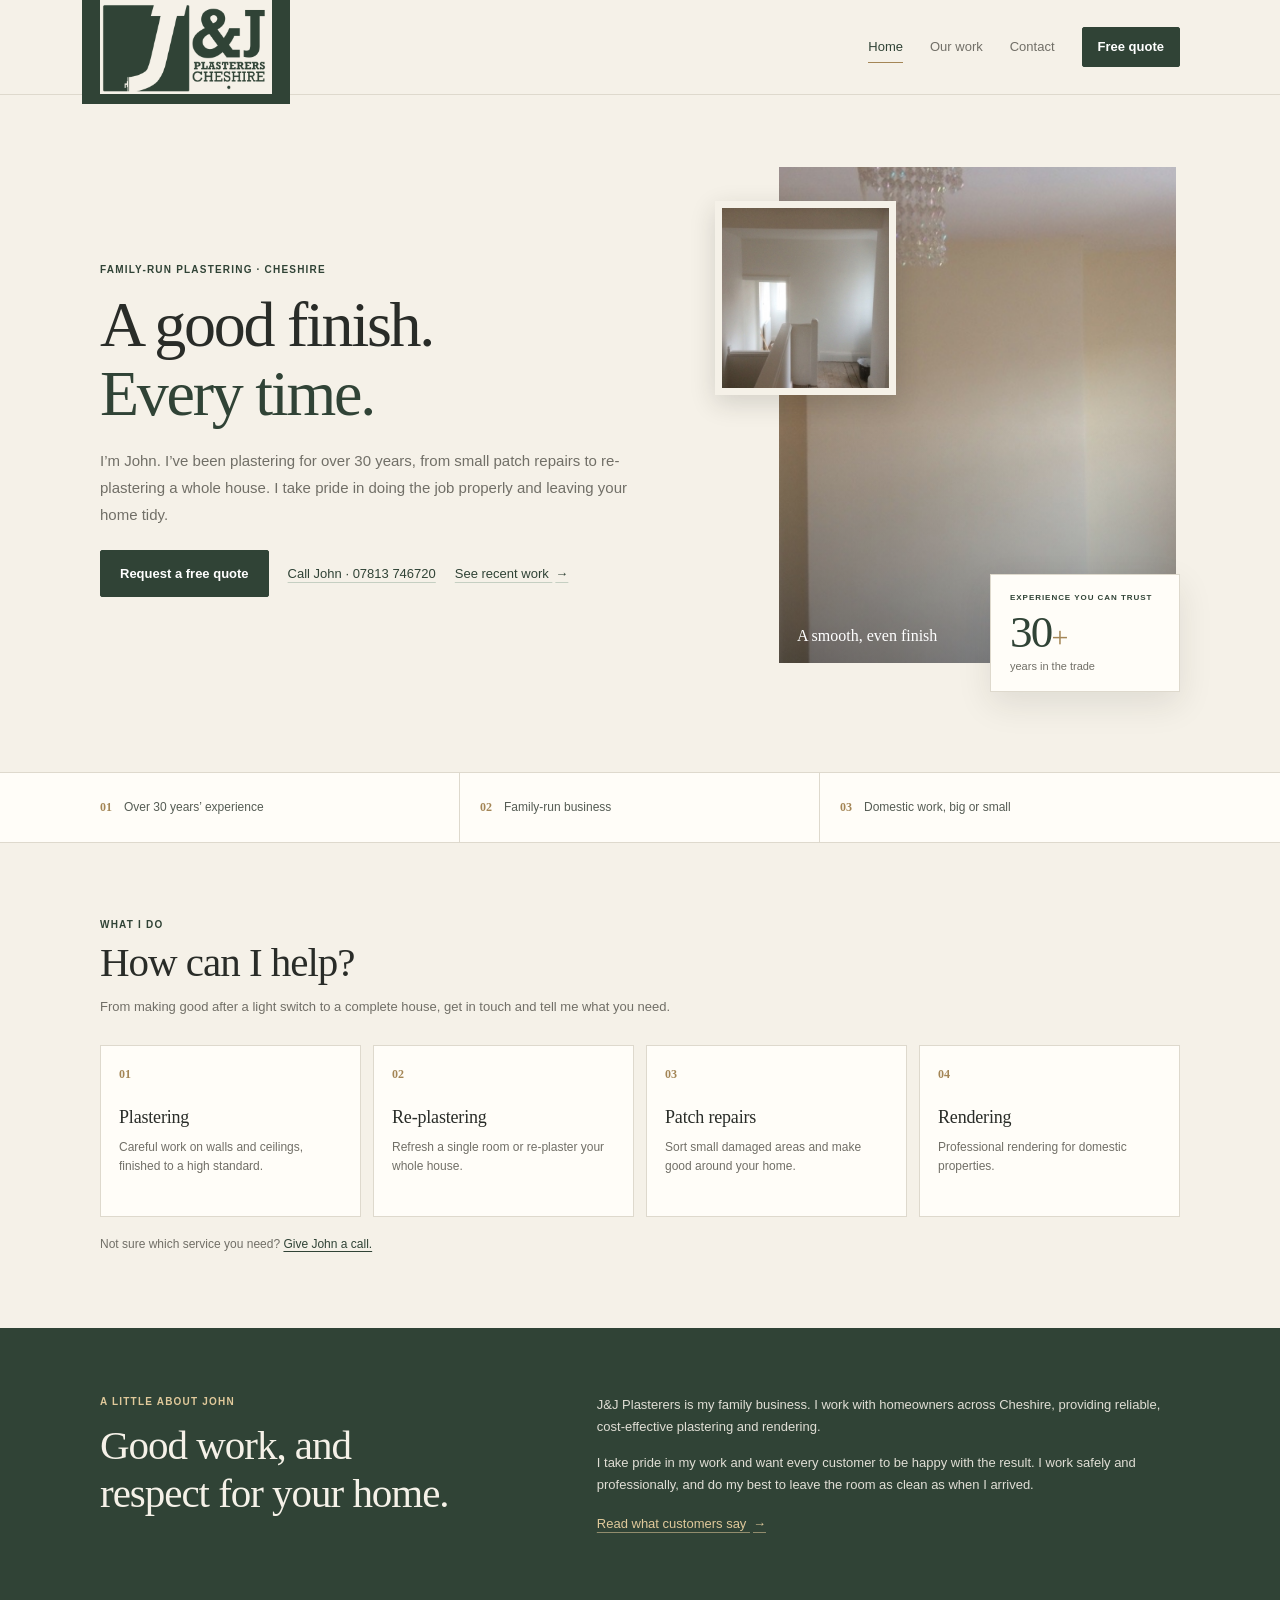
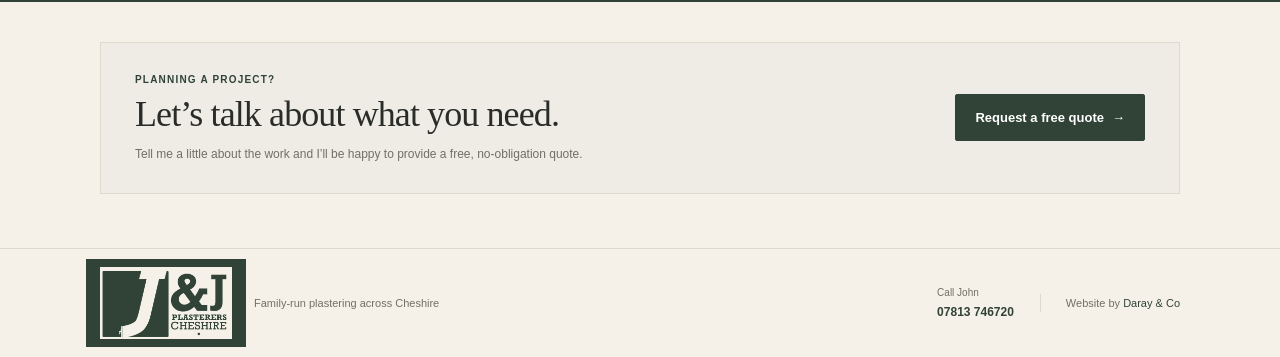
<file: index.html>
<!doctype html>
<html lang="en">
  <head>
    <meta charset="utf-8">
    <meta name="viewport" content="width=device-width, initial-scale=1">
    <meta name="theme-color" content="#f5f1e8">
    <meta name="description" content="John at J&J Plasterers provides domestic plastering and rendering across Cheshire. Over 30 years' experience. Call 07813 746720 for a free quote.">
    <title>J&J Plasterers | Cheshire Plasterer John</title>
    <link rel="stylesheet" href="site.css">
  </head>
  <body>
    <svg class="filters" aria-hidden="true" focusable="false">
      <filter id="forest-logo" color-interpolation-filters="sRGB">
        <feColorMatrix type="matrix" values="0 0 0 0 .188 0 0 0 0 .263 0 0 0 0 .212 -.381 -.381 -.381 0 1.143"></feColorMatrix>
      </filter>
    </svg>

    <header class="site-header">
      <div class="wrap header-inner">
        <a class="brand" href="index.html" aria-label="J&J Plasterers home">
          <img src="assets/jj-plasterers-logo.png" alt="J&J Plasterers Cheshire">
        </a>
        <nav class="main-nav" aria-label="Main navigation">
          <a class="nav-home" href="index.html" aria-current="page">Home</a>
          <a href="work.html">Our work</a>
          <a href="contact.html">Contact</a>
          <a class="button button-small" href="quote.html">Free quote</a>
        </nav>
      </div>
    </header>

    <main>
      <section class="home-hero">
        <div class="wrap home-hero-inner">
          <div class="hero-content">
            <p class="eyebrow">Family-run plastering · Cheshire</p>
            <h1>A good finish.<br><span>Every time.</span></h1>
            <p class="hero-copy">I’m John. I’ve been plastering for over 30 years, from small patch repairs to re-plastering a whole house. I take pride in doing the job properly and leaving your home tidy.</p>
            <div class="hero-actions">
              <a class="button" href="quote.html">Request a free quote</a>
              <a class="text-link" href="tel:+447813746720">Call John · 07813 746720</a>
              <a class="text-link" href="work.html">See recent work <span aria-hidden="true">→</span></a>
            </div>
          </div>
          <div class="hero-visual" aria-label="Examples of J&J Plasterers' work">
            <figure class="hero-photo-frame">
              <img src="assets/gallery-10439142.png" alt="Smooth plastered walls and ceiling" fetchpriority="high">
              <figcaption>A smooth, even finish</figcaption>
            </figure>
            <figure class="hero-photo-inset">
              <img src="assets/gallery-10439140.png" alt="Finished plasterwork beside a staircase">
            </figure>
            <aside class="experience-card">
              <p class="eyebrow">Experience you can trust</p>
              <p class="experience-number">30<span>+</span></p>
              <p class="experience-caption">years in the trade</p>
            </aside>
          </div>
        </div>
      </section>

      <section class="trust-row" aria-label="About the business">
        <div class="wrap trust-inner">
          <p><span>01</span> Over 30 years’ experience</p>
          <p><span>02</span> Family-run business</p>
          <p><span>03</span> Domestic work, big or small</p>
        </div>
      </section>

      <section class="section services-section" id="services">
        <div class="wrap">
          <div class="section-heading">
            <p class="eyebrow">What I do</p>
            <h2>How can I help?</h2>
            <p>From making good after a light switch to a complete house, get in touch and tell me what you need.</p>
          </div>
          <div class="services-grid">
            <article class="service-card">
              <span class="service-number">01</span>
              <h3>Plastering</h3>
              <p>Careful work on walls and ceilings, finished to a high standard.</p>
            </article>
            <article class="service-card">
              <span class="service-number">02</span>
              <h3>Re-plastering</h3>
              <p>Refresh a single room or re-plaster your whole house.</p>
            </article>
            <article class="service-card">
              <span class="service-number">03</span>
              <h3>Patch repairs</h3>
              <p>Sort small damaged areas and make good around your home.</p>
            </article>
            <article class="service-card">
              <span class="service-number">04</span>
              <h3>Rendering</h3>
              <p>Professional rendering for domestic properties.</p>
            </article>
          </div>
          <p class="service-footnote">Not sure which service you need? <a href="tel:+447813746720">Give John a call.</a></p>
        </div>
      </section>

      <section class="about-section">
        <div class="wrap about-inner">
          <div>
            <p class="eyebrow">A little about John</p>
            <h2>Good work, and respect for your home.</h2>
          </div>
          <div class="about-copy">
            <p>J&J Plasterers is my family business. I work with homeowners across Cheshire, providing reliable, cost-effective plastering and rendering.</p>
            <p>I take pride in my work and want every customer to be happy with the result. I work safely and professionally, and do my best to leave the room as clean as when I arrived.</p>
            <a class="text-link" href="work.html#reviews">Read what customers say <span aria-hidden="true">→</span></a>
          </div>
        </div>
      </section>

      <section class="quote-cta-section">
        <div class="wrap quote-cta">
          <div>
            <p class="eyebrow">Planning a project?</p>
            <h2>Let’s talk about what you need.</h2>
            <p>Tell me a little about the work and I’ll be happy to provide a free, no-obligation quote.</p>
          </div>
          <a class="button" href="quote.html">Request a free quote <span aria-hidden="true">→</span></a>
        </div>
      </section>
    </main>

    <footer class="site-footer">
      <div class="wrap footer-inner">
        <div class="footer-brand-group">
          <a class="brand footer-brand" href="index.html" aria-label="J&J Plasterers home">
            <img src="assets/jj-plasterers-logo.png" alt="J&J Plasterers Cheshire">
          </a>
          <p>Family-run plastering across Cheshire</p>
        </div>
        <div class="footer-contact">
          <span>Call John</span>
          <a class="footer-phone" href="tel:+447813746720">07813 746720</a>
        </div>
        <p class="footer-credit">Website by <a href="https://darayandco.com">Daray &amp; Co</a></p>
      </div>
    </footer>
  </body>
</html>
</file>
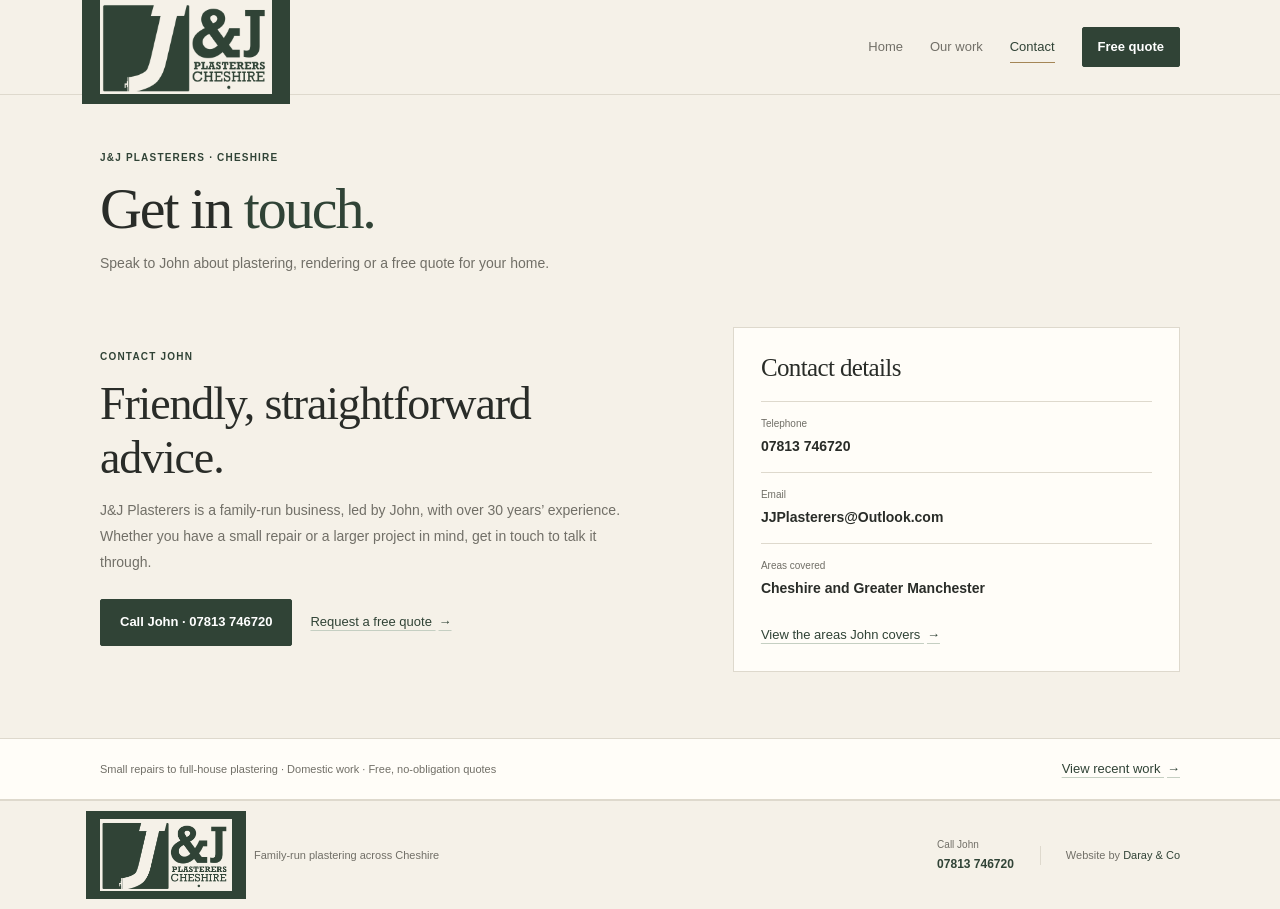
<file: contact.html>
<!doctype html>
<html lang="en">
  <head>
    <meta charset="utf-8">
    <meta name="viewport" content="width=device-width, initial-scale=1">
    <meta name="theme-color" content="#f5f1e8">
    <meta name="description" content="Contact John at J&J Plasterers for domestic plastering and rendering across Cheshire and Greater Manchester.">
    <title>Contact J&J Plasterers | Cheshire</title>
    <link rel="stylesheet" href="site.css">
  </head>
  <body>
    <svg class="filters" aria-hidden="true" focusable="false">
      <filter id="forest-logo" color-interpolation-filters="sRGB">
        <feColorMatrix type="matrix" values="0 0 0 0 .188 0 0 0 0 .263 0 0 0 0 .212 -.381 -.381 -.381 0 1.143"></feColorMatrix>
      </filter>
    </svg>

    <header class="site-header">
      <div class="wrap header-inner">
        <a class="brand" href="index.html" aria-label="J&J Plasterers home">
          <img src="assets/jj-plasterers-logo.png" alt="J&J Plasterers Cheshire">
        </a>
        <nav class="main-nav" aria-label="Main navigation">
          <a href="index.html">Home</a>
          <a href="work.html">Our work</a>
          <a href="contact.html" aria-current="page">Contact</a>
          <a class="button button-small" href="quote.html">Free quote</a>
        </nav>
      </div>
    </header>

    <main>
      <section class="page-intro">
        <div class="wrap">
          <p class="eyebrow">J&amp;J Plasterers · Cheshire</p>
          <h1>Get in <span>touch.</span></h1>
          <p>Speak to John about plastering, rendering or a free quote for your home.</p>
        </div>
      </section>

      <section class="contact-section">
        <div class="wrap contact-layout">
          <div class="contact-main">
            <p class="eyebrow">Contact John</p>
            <h2>Friendly, straightforward advice.</h2>
            <p>J&amp;J Plasterers is a family-run business, led by John, with over 30 years’ experience. Whether you have a small repair or a larger project in mind, get in touch to talk it through.</p>
            <div class="contact-actions">
              <a class="button" href="tel:+447813746720">Call John · 07813 746720</a>
              <a class="text-link" href="quote.html">Request a free quote <span aria-hidden="true">→</span></a>
            </div>
          </div>
          <aside class="contact-details">
            <h2>Contact details</h2>
            <div class="contact-detail">
              <span>Telephone</span>
              <a href="tel:+447813746720">07813 746720</a>
            </div>
            <div class="contact-detail">
              <span>Email</span>
              <a href="mailto:JJPlasterers@Outlook.com">JJPlasterers@Outlook.com</a>
            </div>
            <div class="contact-detail">
              <span>Areas covered</span>
              <p>Cheshire and Greater Manchester</p>
            </div>
            <a class="text-link" href="work.html#areas">View the areas John covers <span aria-hidden="true">→</span></a>
          </aside>
        </div>
      </section>

      <section class="quote-reassurance">
        <div class="wrap">
          <p>Small repairs to full-house plastering · Domestic work · Free, no-obligation quotes</p>
          <a class="text-link" href="work.html">View recent work <span aria-hidden="true">→</span></a>
        </div>
      </section>
    </main>

    <footer class="site-footer">
      <div class="wrap footer-inner">
        <div class="footer-brand-group">
          <a class="brand footer-brand" href="index.html" aria-label="J&J Plasterers home">
            <img src="assets/jj-plasterers-logo.png" alt="J&J Plasterers Cheshire">
          </a>
          <p>Family-run plastering across Cheshire</p>
        </div>
        <div class="footer-contact">
          <span>Call John</span>
          <a class="footer-phone" href="tel:+447813746720">07813 746720</a>
        </div>
        <p class="footer-credit">Website by <a href="https://darayandco.com">Daray &amp; Co</a></p>
      </div>
    </footer>
  </body>
</html>
</file>
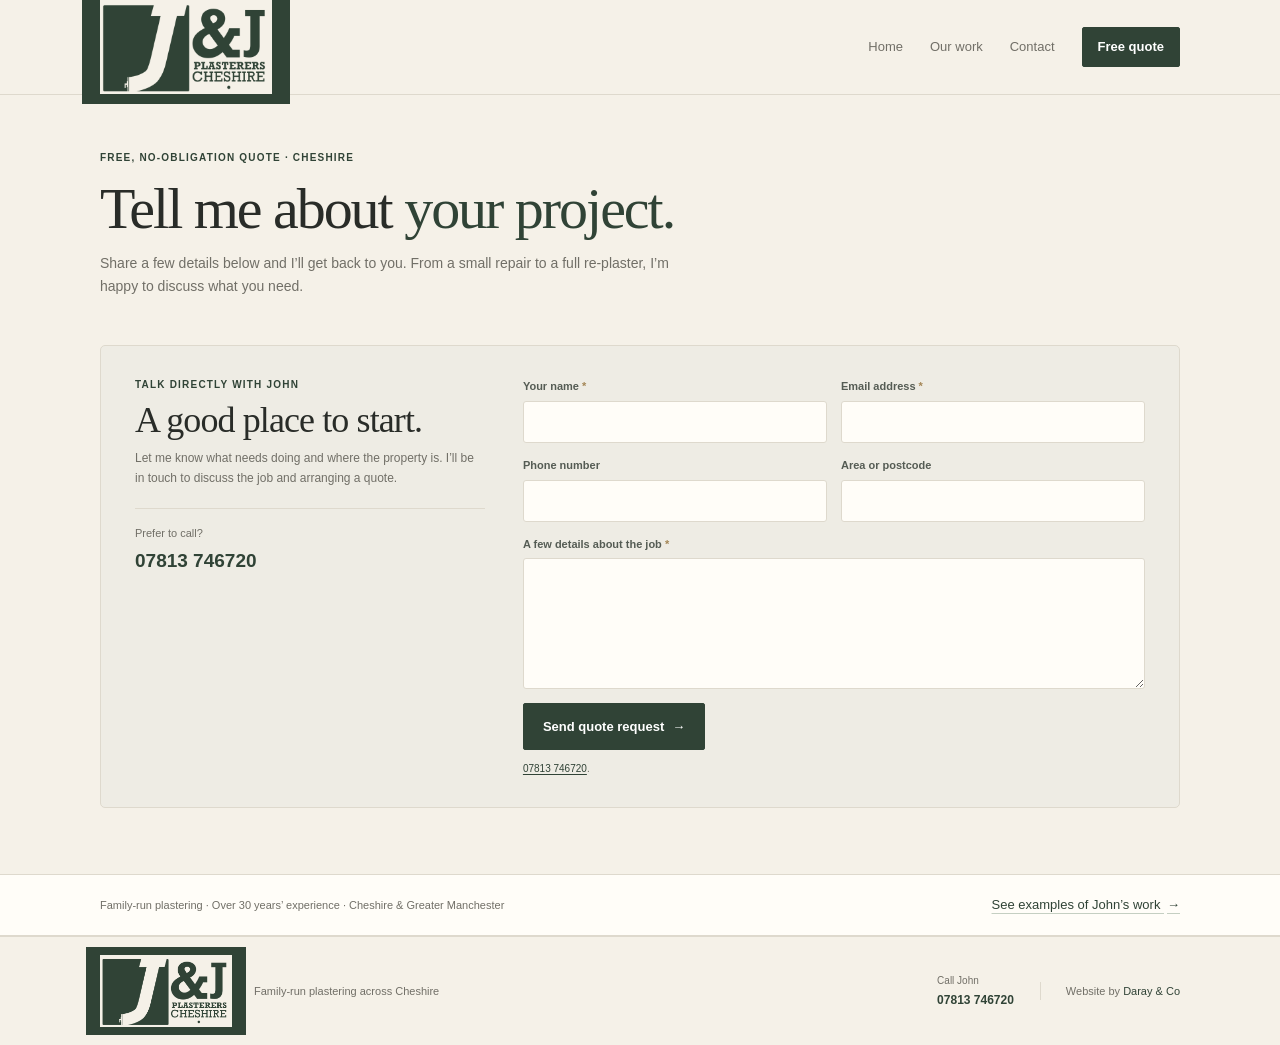
<file: quote.html>
<!doctype html>
<html lang="en">
  <head>
    <meta charset="utf-8">
    <meta name="viewport" content="width=device-width, initial-scale=1">
    <meta name="theme-color" content="#f5f1e8">
    <meta name="description" content="Request a free, no-obligation plastering or rendering quote from J&J Plasterers in Cheshire.">
    <title>Request a Free Quote | J&J Plasterers Cheshire</title>
    <link rel="stylesheet" href="site.css">
  </head>
  <body>
    <svg class="filters" aria-hidden="true" focusable="false">
      <filter id="forest-logo" color-interpolation-filters="sRGB">
        <feColorMatrix type="matrix" values="0 0 0 0 .188 0 0 0 0 .263 0 0 0 0 .212 -.381 -.381 -.381 0 1.143"></feColorMatrix>
      </filter>
    </svg>

    <header class="site-header">
      <div class="wrap header-inner">
        <a class="brand" href="index.html" aria-label="J&J Plasterers home">
          <img src="assets/jj-plasterers-logo.png" alt="J&J Plasterers Cheshire">
        </a>
        <nav class="main-nav" aria-label="Main navigation">
          <a href="index.html">Home</a>
          <a href="work.html">Our work</a>
          <a href="contact.html">Contact</a>
          <a class="button button-small" href="quote.html" aria-current="page">Free quote</a>
        </nav>
      </div>
    </header>

    <main>
      <section class="page-intro quote-page-intro">
        <div class="wrap">
          <p class="eyebrow">Free, no-obligation quote · Cheshire</p>
          <h1>Tell me about <span>your project.</span></h1>
          <p>Share a few details below and I’ll get back to you. From a small repair to a full re-plaster, I’m happy to discuss what you need.</p>
        </div>
      </section>

      <section class="quote-section quote-page-section">
        <div class="wrap quote-card">
          <div class="quote-intro">
            <p class="eyebrow">Talk directly with John</p>
            <h2>A good place to start.</h2>
            <p>Let me know what needs doing and where the property is. I’ll be in touch to discuss the job and arranging a quote.</p>
            <div class="quote-direct-contact">
              <span>Prefer to call?</span>
              <a href="tel:+447813746720">07813 746720</a>
            </div>
          </div>
          <form class="quote-form" action="https://formsubmit.co/your-email@example.com" method="POST">
            <input type="hidden" name="_subject" value="New J&J Plasterers quote request">
            <input type="hidden" name="_template" value="table">
            <div class="honeypot" aria-hidden="true">
              <label for="quote-website">Leave this field empty</label>
              <input id="quote-website" type="text" name="_honey" tabindex="-1" autocomplete="off">
            </div>
            <div class="form-grid">
              <div class="form-field">
                <label for="quote-name">Your name <span aria-hidden="true">*</span></label>
                <input id="quote-name" name="name" type="text" autocomplete="name" required>
              </div>
              <div class="form-field">
                <label for="quote-email">Email address <span aria-hidden="true">*</span></label>
                <input id="quote-email" name="email" type="email" autocomplete="email" required>
              </div>
              <div class="form-field">
                <label for="quote-phone">Phone number</label>
                <input id="quote-phone" name="phone" type="tel" autocomplete="tel">
              </div>
              <div class="form-field">
                <label for="quote-area">Area or postcode</label>
                <input id="quote-area" name="area" type="text" autocomplete="postal-code">
              </div>
              <div class="form-field form-field-wide">
                <label for="quote-details">A few details about the job <span aria-hidden="true">*</span></label>
                <textarea id="quote-details" name="message" rows="5" required></textarea>
              </div>
            </div>
            <button class="button submit-button" type="submit">Send quote request <span aria-hidden="true">→</span></button>
            <p class="form-note"> <a href="tel:+447813746720">07813 746720</a>.</p>
          </form>
        </div>
      </section>

      <section class="quote-reassurance">
        <div class="wrap">
          <p>Family-run plastering · Over 30 years’ experience · Cheshire &amp; Greater Manchester</p>
          <a class="text-link" href="work.html">See examples of John’s work <span aria-hidden="true">→</span></a>
        </div>
      </section>
    </main>

    <footer class="site-footer">
      <div class="wrap footer-inner">
        <div class="footer-brand-group">
          <a class="brand footer-brand" href="index.html" aria-label="J&J Plasterers home">
            <img src="assets/jj-plasterers-logo.png" alt="J&J Plasterers Cheshire">
          </a>
          <p>Family-run plastering across Cheshire</p>
        </div>
        <div class="footer-contact">
          <span>Call John</span>
          <a class="footer-phone" href="tel:+447813746720">07813 746720</a>
        </div>
        <p class="footer-credit">Website by <a href="https://darayandco.com">Daray &amp; Co</a></p>
      </div>
    </footer>
  </body>
</html>
</file>
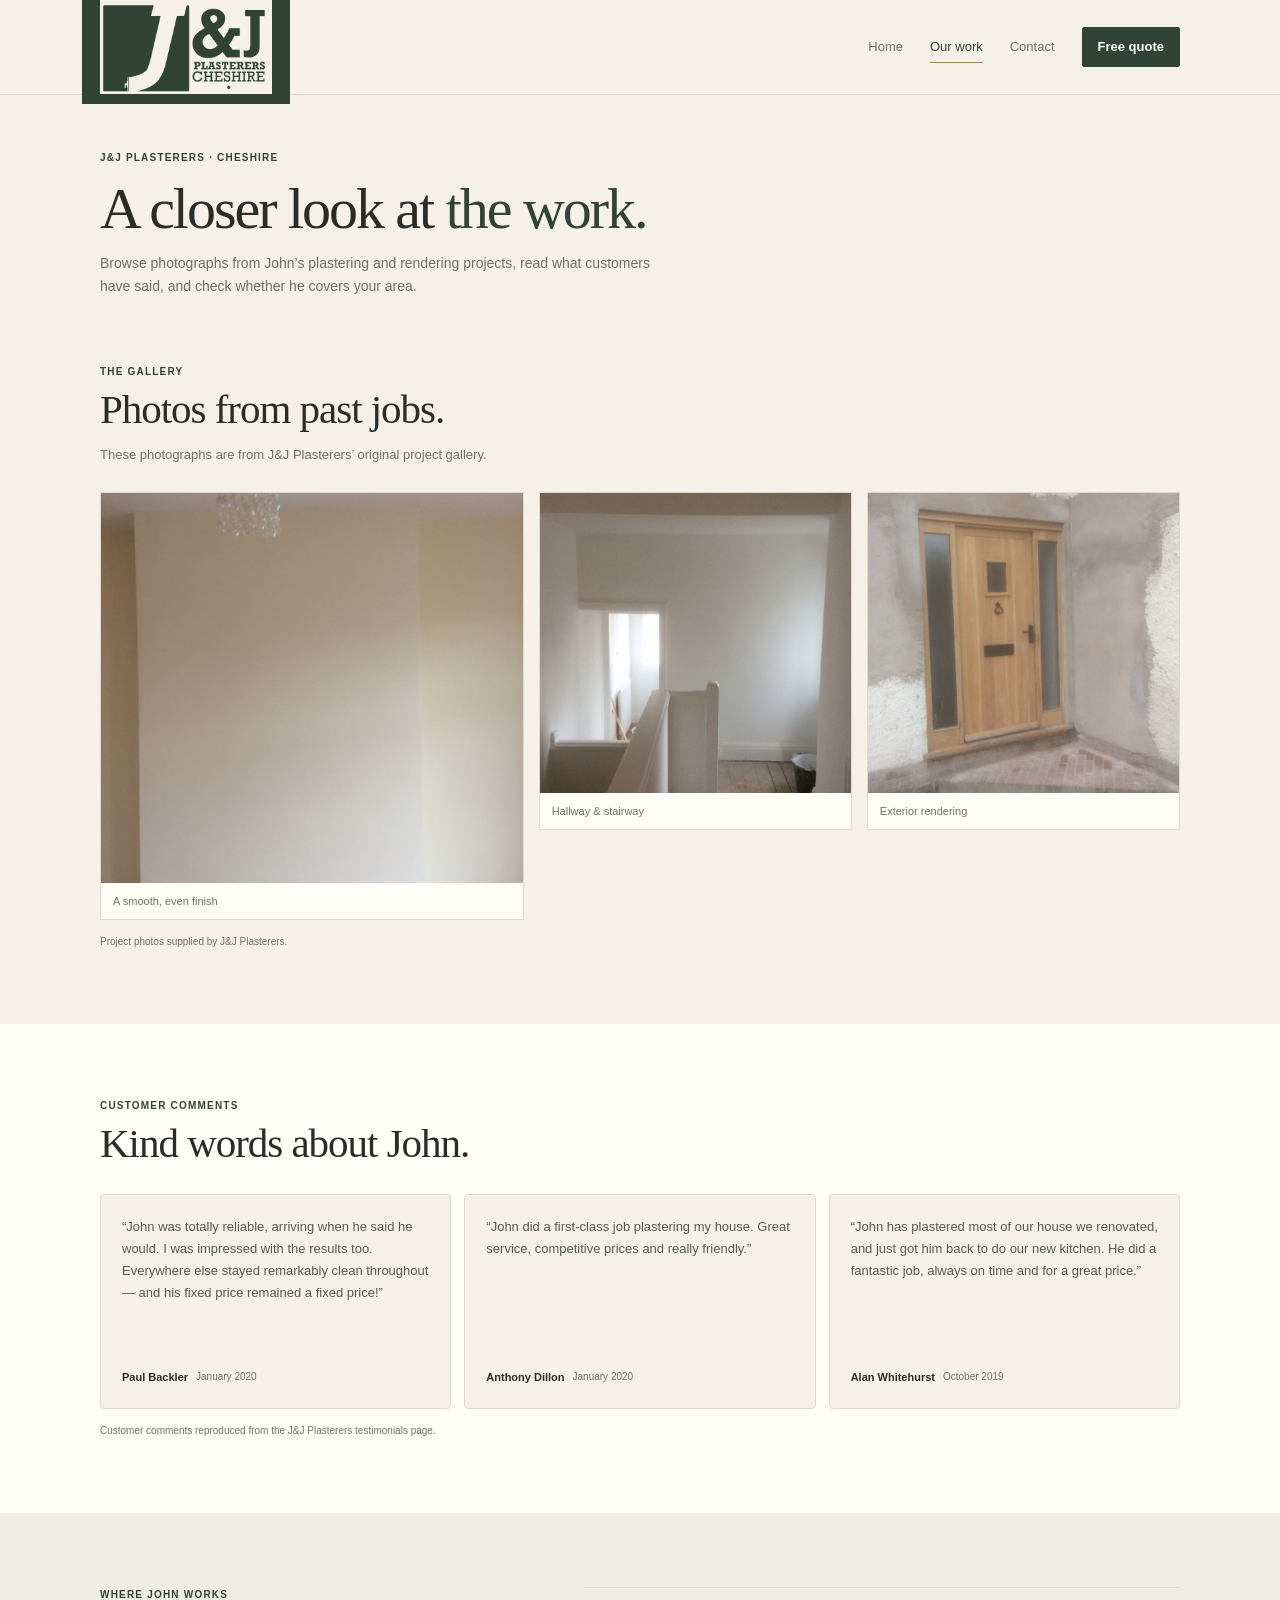
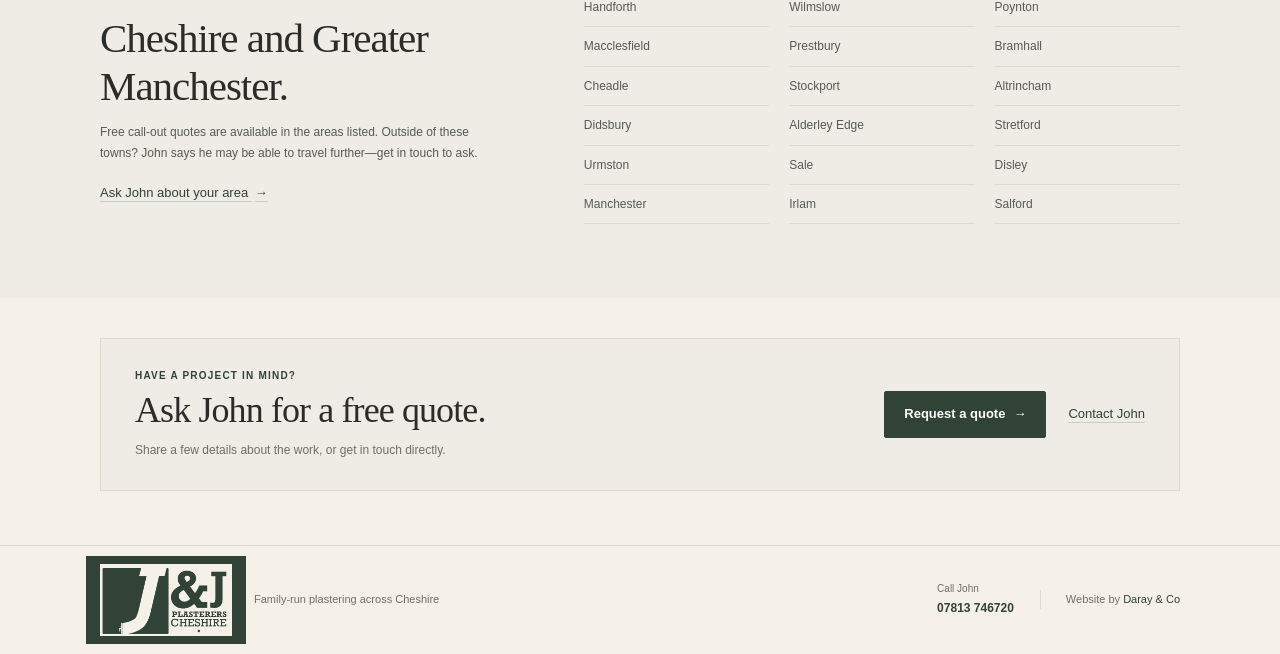
<file: work.html>
<!doctype html>
<html lang="en">
  <head>
    <meta charset="utf-8">
    <meta name="viewport" content="width=device-width, initial-scale=1">
    <meta name="theme-color" content="#f5f1e8">
    <meta name="description" content="See J&J Plasterers' work, read customer testimonials, and find Cheshire and Greater Manchester areas John covers.">
    <title>Our Work & Areas | J&J Plasterers Cheshire</title>
    <link rel="stylesheet" href="site.css">
  </head>
  <body>
    <svg class="filters" aria-hidden="true" focusable="false">
      <filter id="forest-logo" color-interpolation-filters="sRGB">
        <feColorMatrix type="matrix" values="0 0 0 0 .188 0 0 0 0 .263 0 0 0 0 .212 -.381 -.381 -.381 0 1.143"></feColorMatrix>
      </filter>
    </svg>

    <header class="site-header">
      <div class="wrap header-inner">
        <a class="brand" href="index.html" aria-label="J&J Plasterers home">
          <img src="assets/jj-plasterers-logo.png" alt="J&J Plasterers Cheshire">
        </a>
        <nav class="main-nav" aria-label="Main navigation">
          <a href="index.html">Home</a>
          <a href="#gallery" aria-current="page">Our work</a>
          <a href="contact.html">Contact</a>
          <a class="button button-small" href="quote.html">Free quote</a>
        </nav>
      </div>
    </header>

    <main>
      <section class="page-intro">
        <div class="wrap">
          <p class="eyebrow">J&J Plasterers · Cheshire</p>
          <h1>A closer look at <span>the work.</span></h1>
          <p>Browse photographs from John’s plastering and rendering projects, read what customers have said, and check whether he covers your area.</p>
        </div>
      </section>

      <section class="section work-gallery" id="gallery">
        <div class="wrap">
          <div class="section-heading">
            <p class="eyebrow">The gallery</p>
            <h2>Photos from past jobs.</h2>
            <p>These photographs are from J&amp;J Plasterers’ original project gallery.</p>
          </div>
          <div class="gallery-grid">
            <figure class="work-photo work-photo-feature">
              <img src="assets/gallery-10439142.png" alt="Smooth plastered walls and ceiling" loading="lazy">
              <figcaption>A smooth, even finish</figcaption>
            </figure>
            <figure class="work-photo">
              <img src="assets/gallery-10439140.png" alt="Finished plasterwork beside a staircase" loading="lazy">
              <figcaption>Hallway &amp; stairway</figcaption>
            </figure>
            <figure class="work-photo">
              <img src="assets/gallery-10439147.png" alt="Exterior rendering around a front doorway" loading="lazy">
              <figcaption>Exterior rendering</figcaption>
            </figure>
          </div>
          <p class="photo-credit">Project photos supplied by J&amp;J Plasterers.</p>
        </div>
      </section>

      <section class="section reviews-section" id="reviews">
        <div class="wrap">
          <div class="section-heading">
            <p class="eyebrow">Customer comments</p>
            <h2>Kind words about John.</h2>
          </div>
          <div class="reviews-grid">
            <figure class="review-card">
              <blockquote>“John was totally reliable, arriving when he said he would. I was impressed with the results too. Everywhere else stayed remarkably clean throughout — and his fixed price remained a fixed price!”</blockquote>
              <figcaption><strong>Paul Backler</strong><span>January 2020</span></figcaption>
            </figure>
            <figure class="review-card">
              <blockquote>“John did a first-class job plastering my house. Great service, competitive prices and really friendly.”</blockquote>
              <figcaption><strong>Anthony Dillon</strong><span>January 2020</span></figcaption>
            </figure>
            <figure class="review-card">
              <blockquote>“John has plastered most of our house we renovated, and just got him back to do our new kitchen. He did a fantastic job, always on time and for a great price.”</blockquote>
              <figcaption><strong>Alan Whitehurst</strong><span>October 2019</span></figcaption>
            </figure>
          </div>
          <p class="photo-credit">Customer comments reproduced from the J&amp;J Plasterers testimonials page.</p>
        </div>
      </section>

      <section class="section areas-section" id="areas">
        <div class="wrap areas-layout">
          <div class="areas-intro">
            <p class="eyebrow">Where John works</p>
            <h2>Cheshire and Greater Manchester.</h2>
            <p>Free call-out quotes are available in the areas listed. Outside of these towns? John says he may be able to travel further—get in touch to ask.</p>
            <a class="text-link" href="tel:+447813746720">Ask John about your area <span aria-hidden="true">→</span></a>
          </div>
          <ul class="areas-list">
            <li>Handforth</li>
            <li>Wilmslow</li>
            <li>Poynton</li>
            <li>Macclesfield</li>
            <li>Prestbury</li>
            <li>Bramhall</li>
            <li>Cheadle</li>
            <li>Stockport</li>
            <li>Altrincham</li>
            <li>Didsbury</li>
            <li>Alderley Edge</li>
            <li>Stretford</li>
            <li>Urmston</li>
            <li>Sale</li>
            <li>Disley</li>
            <li>Manchester</li>
            <li>Irlam</li>
            <li>Salford</li>
          </ul>
        </div>
      </section>

      <section class="quote-cta-section">
        <div class="wrap quote-cta">
          <div>
            <p class="eyebrow">Have a project in mind?</p>
            <h2>Ask John for a free quote.</h2>
            <p>Share a few details about the work, or get in touch directly.</p>
          </div>
          <div class="quote-cta-actions">
            <a class="button" href="quote.html">Request a quote <span aria-hidden="true">→</span></a>
            <a class="text-link" href="contact.html">Contact John</a>
          </div>
        </div>
      </section>
    </main>

    <footer class="site-footer">
      <div class="wrap footer-inner">
        <div class="footer-brand-group">
          <a class="brand footer-brand" href="index.html" aria-label="J&J Plasterers home">
            <img src="assets/jj-plasterers-logo.png" alt="J&J Plasterers Cheshire">
          </a>
          <p>Family-run plastering across Cheshire</p>
        </div>
        <div class="footer-contact">
          <span>Call John</span>
          <a class="footer-phone" href="tel:+447813746720">07813 746720</a>
        </div>
        <p class="footer-credit">Website by <a href="https://darayandco.com">Daray &amp; Co</a></p>
      </div>
    </footer>
  </body>
</html>
</file>
<file: site.css>
:root {
  color-scheme: light;
  --paper: #f5f1e8;
  --card: #fffdf8;
  --ink: #292c28;
  --ink-soft: #555c54;
  --muted: #716f67;
  --sage: #304336;
  --sage-light: #eeece4;
  --clay: #a48656;
  --line: #ded9cd;
  --on-sage: #e0ded5;
  --sage-accent: #e0c99b;
  --display: "Iowan Old Style", Baskerville, "Palatino Linotype", Georgia, serif;
  --sans: -apple-system, BlinkMacSystemFont, "Segoe UI", Arial, sans-serif;
}

* { box-sizing: border-box; }
html { scroll-behavior: smooth; }
body {
  margin: 0;
  background: var(--paper);
  color: var(--ink);
  font-family: var(--sans);
  font-size: 15px;
  line-height: 1.7;
  -webkit-font-smoothing: antialiased;
}
a { color: inherit; }
.wrap { width: min(1080px, calc(100% - 56px)); margin-inline: auto; }
.filters { position: absolute; width: 0; height: 0; overflow: hidden; }

.site-header { position: relative; z-index: 2; border-bottom: 1px solid var(--line); }
.header-inner { display: flex; min-height: 83px; align-items: center; justify-content: space-between; gap: 24px; }
.brand { display: inline-flex; align-items: center; text-decoration: none; }
.brand img {
  display: block;
  width: 172px;
  height: auto;
  filter: url("#forest-logo");
}
.main-nav { display: flex; align-items: center; gap: 27px; }
.main-nav > a:not(.button) { position: relative; color: var(--muted); font-size: 13px; text-decoration: none; }
.main-nav > a:not(.button)::after {
  position: absolute;
  right: 0;
  bottom: -5px;
  left: 0;
  height: 1px;
  transform: scaleX(0);
  transform-origin: left;
  background: var(--clay);
  content: "";
  transition: transform .25s ease;
}
.main-nav > a:not(.button):hover::after,
.main-nav > a[aria-current="page"]:not(.button)::after { transform: scaleX(1); }
.main-nav > a:not(.button):hover, .main-nav > a[aria-current="page"]:not(.button) { color: var(--sage); }
.button {
  display: inline-flex;
  min-height: 47px;
  align-items: center;
  justify-content: center;
  gap: 8px;
  padding: 0 19px;
  border: 1px solid var(--sage);
  border-radius: 2px;
  background: var(--sage);
  color: white;
  font-size: 13px;
  font-weight: 600;
  text-decoration: none;
  white-space: nowrap;
  transition: background .25s ease, border-color .25s ease, box-shadow .25s ease, transform .25s ease;
}
.button:hover { transform: translateY(-2px); border-color: var(--sage); background: var(--sage); box-shadow: 0 8px 18px rgba(41, 44, 40, .14); }
.button:active { transform: translateY(0); box-shadow: none; }
.button-small { min-height: 40px; padding-inline: 15px; }

.home-hero {
  position: relative;
  isolation: isolate;
  padding: 72px 0 80px;
}
.home-hero::before {
  display: none;
}
.home-hero-inner { display: grid; grid-template-columns: 1fr .88fr; align-items: center; gap: 8%; }
.hero-content { max-width: 640px; }
.eyebrow {
  margin: 0 0 13px;
  color: var(--sage);
  font-size: 10px;
  font-weight: 700;
  letter-spacing: .12em;
  line-height: 1.5;
  text-transform: uppercase;
}
h1, h2, h3, p { margin-top: 0; }
h1, .page-intro h1 {
  margin-bottom: 19px;
  font-family: var(--display);
  font-size: clamp(44px, 5.4vw, 64px);
  font-weight: 500;
  letter-spacing: -.035em;
  line-height: 1.08;
}
h1 span, .page-intro h1 span { color: var(--sage); }
.hero-copy { max-width: 570px; margin-bottom: 22px; color: var(--muted); font-size: 15px; line-height: 1.8; }
.hero-actions { display: flex; align-items: center; flex-wrap: wrap; gap: 19px; }
.hero-actions .button span { opacity: .85; }
.text-link { color: var(--sage); font-size: 13px; text-decoration: underline; text-decoration-color: #c5cfc2; text-underline-offset: 4px; }
.text-link span { padding-left: 3px; }
.experience-card {
  position: absolute;
  z-index: 1;
  right: 0;
  bottom: 0;
  width: 190px;
  padding: 17px 19px 15px;
  border: 1px solid var(--line);
  background: var(--card);
  box-shadow: 0 12px 32px rgba(37, 38, 32, .1);
}
.experience-card .eyebrow { margin-bottom: 6px; font-size: 8px; }
.experience-number { margin: 0; color: var(--sage); font-family: var(--display); font-size: 45px; font-weight: 500; letter-spacing: -.04em; line-height: 1; }
.experience-number span { color: var(--clay); font-size: 30px; }
.experience-caption { margin: 2px 0 0; color: var(--muted); font-size: 11px; }
.hero-visual { position: relative; min-height: 525px; }
.hero-photo-frame { position: absolute; inset: 0 4px 29px 64px; margin: 0; overflow: hidden; background: #d6d0c4; }
.hero-photo-frame::after { position: absolute; inset: 52% 0 0; background: linear-gradient(transparent, rgba(28, 30, 26, .46)); content: ""; }
.hero-photo-frame img { display: block; width: 100%; height: 100%; object-fit: cover; object-position: center 48%; transition: transform .8s cubic-bezier(.2,.7,.2,1); }
.hero-photo-frame figcaption { position: absolute; z-index: 1; right: 18px; bottom: 14px; left: 18px; color: white; font-family: var(--display); font-size: 16px; }
.hero-photo-inset { position: absolute; top: 34px; left: 0; width: 39%; height: 37%; margin: 0; padding: 7px; background: var(--paper); box-shadow: 0 8px 24px rgba(37, 38, 32, .16); }
.hero-photo-inset img { display: block; width: 100%; height: 100%; object-fit: cover; transition: transform .8s cubic-bezier(.2,.7,.2,1); }

.trust-row { border-block: 1px solid var(--line); background: var(--card); }
.trust-inner { display: grid; grid-template-columns: repeat(3, 1fr); }
.trust-inner p { display: flex; min-height: 69px; align-items: center; gap: 12px; margin: 0; padding: 10px 20px; border-right: 1px solid var(--line); color: var(--ink-soft); font-size: 12px; }
.trust-inner p:first-child { padding-left: 0; }
.trust-inner p:last-child { border-right: 0; }
.trust-inner p span { color: var(--clay); font-family: var(--display); font-size: 12px; font-weight: 600; }

.section { padding: 74px 0; }
.section-heading { max-width: 650px; margin-bottom: 26px; }
.section-heading .eyebrow { margin-bottom: 7px; }
.section-heading h2, .about-inner h2, .quote-card h2, .areas-intro h2 {
  margin-bottom: 10px;
  font-family: var(--display);
  font-size: clamp(31px, 3.8vw, 41px);
  font-weight: 500;
  letter-spacing: -.025em;
  line-height: 1.16;
}
.section-heading > p:last-child { margin-bottom: 0; color: var(--muted); font-size: 13px; }
.services-grid { display: grid; grid-template-columns: repeat(4, 1fr); gap: 12px; }
.service-card { min-height: 172px; padding: 18px; border: 1px solid var(--line); border-radius: 0; background: var(--card); transition: transform .3s ease, border-color .3s ease, box-shadow .3s ease; }
.service-number { display: block; margin-bottom: 18px; color: var(--clay); font-family: var(--display); font-size: 12px; font-weight: 600; }
.service-card h3 { margin-bottom: 5px; font-family: var(--display); font-size: 18px; font-weight: 500; letter-spacing: -.01em; }
.service-card p { margin: 0; color: var(--muted); font-size: 12px; line-height: 1.6; }
.service-footnote { margin: 17px 0 0; color: var(--muted); font-size: 12px; }
.service-footnote a { color: var(--sage); text-underline-offset: 3px; }

.about-section { padding: 66px 0; background: var(--sage); color: var(--paper); }
.about-section .eyebrow { color: var(--sage-accent); }
.about-inner { display: grid; grid-template-columns: .8fr 1.2fr; gap: 10%; }
.about-inner h2 { max-width: 360px; margin: 0; }
.about-copy p { margin-bottom: 14px; color: var(--on-sage); font-size: 13px; }
.about-section .text-link { color: var(--sage-accent); text-decoration-color: rgba(224, 201, 155, .55); }
.about-copy .text-link { display: inline-block; margin-top: 2px; }

.quote-section { padding: 54px 0 66px; }
.quote-card {
  display: grid;
  grid-template-columns: .7fr 1.3fr;
  align-items: start;
  gap: 38px;
  padding: 31px 34px;
  border: 1px solid var(--line);
  border-radius: 5px;
  background: var(--sage-light);
}
.quote-card .eyebrow { margin-bottom: 8px; }
.quote-card h2 { margin-bottom: 6px; font-size: clamp(28px, 3.4vw, 36px); }
.quote-intro > p:not(.eyebrow) { margin: 0 0 19px; color: var(--muted); font-size: 12px; }
.quote-call { font-size: 11px; }
.quote-form { min-width: 0; }
.quote-page-section { padding-top: 8px; }
.quote-page-section .quote-card { grid-template-columns: .72fr 1.28fr; }
.quote-direct-contact { display: flex; flex-direction: column; gap: 3px; padding-top: 15px; border-top: 1px solid var(--line); color: var(--muted); font-size: 11px; }
.quote-direct-contact a { color: var(--sage); font-size: 19px; font-weight: 600; text-decoration: none; }
.form-grid { display: grid; grid-template-columns: repeat(2, minmax(0, 1fr)); gap: 13px 14px; }
.form-field { min-width: 0; }
.form-field-wide { grid-column: 1 / -1; }
.form-field label { display: block; margin-bottom: 5px; color: var(--ink-soft); font-size: 11px; font-weight: 600; }
.form-field label span { color: var(--clay); }
.form-field input, .form-field textarea {
  display: block;
  width: 100%;
  min-height: 42px;
  padding: 9px 11px;
  border: 1px solid var(--line);
  border-radius: 3px;
  outline: none;
  background: var(--card);
  color: var(--ink);
  font: inherit;
  font-size: 13px;
}
.form-field textarea { min-height: 98px; resize: vertical; }
.form-field input:focus, .form-field textarea:focus { border-color: var(--sage); box-shadow: 0 0 0 2px rgba(48, 67, 54, .14); }
.submit-button { margin-top: 14px; cursor: pointer; font-family: inherit; }
.honeypot { display: none; }
.form-note { margin: 11px 0 0; color: var(--muted); font-size: 10px; line-height: 1.5; }
.form-note a { color: var(--sage); text-underline-offset: 2px; }

.quote-cta-section { padding: 40px 0 54px; }
.quote-cta { display: flex; align-items: center; justify-content: space-between; gap: 30px; padding: 29px 34px; border: 1px solid var(--line); background: var(--sage-light); }
.quote-cta h2, .contact-main h2, .contact-details h2 { margin-bottom: 8px; font-family: var(--display); font-size: clamp(28px, 3.4vw, 36px); font-weight: 500; letter-spacing: -.025em; line-height: 1.16; }
.quote-cta .eyebrow { margin-bottom: 7px; }
.quote-cta p:not(.eyebrow) { max-width: 600px; margin: 0; color: var(--muted); font-size: 12px; }
.quote-cta-actions { display: flex; align-items: center; gap: 22px; }
.quote-reassurance { padding: 19px 0; border-block: 1px solid var(--line); background: var(--card); }
.quote-reassurance .wrap { display: flex; align-items: center; justify-content: space-between; gap: 20px; }
.quote-reassurance p { margin: 0; color: var(--muted); font-size: 11px; }
.quote-reassurance .text-link { white-space: nowrap; }
.contact-section { padding: 14px 0 66px; }
.contact-layout { display: grid; grid-template-columns: 1.1fr .9fr; align-items: start; gap: 8%; }
.contact-main { padding: 22px 0; }
.contact-main h2 { max-width: 480px; margin-bottom: 14px; font-size: clamp(34px, 4vw, 46px); }
.contact-main > p:not(.eyebrow) { max-width: 590px; margin-bottom: 23px; color: var(--muted); font-size: 14px; line-height: 1.85; }
.contact-actions { display: flex; align-items: center; flex-wrap: wrap; gap: 18px; }
.contact-details { padding: 25px 27px; border: 1px solid var(--line); background: var(--card); }
.contact-details h2 { margin-bottom: 19px; font-size: 25px; }
.contact-detail { display: flex; flex-direction: column; gap: 3px; padding: 13px 0; border-top: 1px solid var(--line); }
.contact-detail > span { color: var(--muted); font-size: 10px; }
.contact-detail > a, .contact-detail > p { margin: 0; color: var(--ink); font-size: 14px; font-weight: 600; text-decoration: none; overflow-wrap: anywhere; }
.contact-details > .text-link { display: inline-block; margin-top: 10px; }

.site-footer { padding: 18px 0; border-top: 1px solid var(--line); background: var(--paper); }
.footer-inner { display: grid; grid-template-columns: 1fr auto auto; align-items: center; gap: 26px; }
.footer-brand-group { display: flex; align-items: center; gap: 22px; }
.footer-brand img { width: 132px; filter: url("#forest-logo"); }
.footer-inner p { margin: 0; color: var(--muted); font-size: 11px; }
.footer-contact { display: flex; flex-direction: column; gap: 1px; color: var(--muted); font-size: 10px; }
.footer-phone { color: var(--sage); font-size: 12px; font-weight: 600; text-decoration: none; }
.footer-credit { padding-left: 25px; border-left: 1px solid var(--line); }
.footer-credit a { color: var(--sage); text-decoration: none; }

.page-intro { padding: 55px 0 38px; }
.page-intro h1 { max-width: 720px; margin-bottom: 11px; font-size: clamp(42px, 5.1vw, 58px); }
.page-intro .wrap > p:last-child { max-width: 570px; margin: 0; color: var(--muted); font-size: 14px; }
.work-gallery { padding-top: 27px; }
.gallery-grid { display: grid; grid-template-columns: 1.15fr .85fr .85fr; gap: 15px; align-items: start; }
.work-photo { margin: 0; overflow: hidden; border: 1px solid var(--line); border-radius: 0; background: var(--card); }
.work-photo img { display: block; width: 100%; height: 300px; object-fit: cover; transition: transform .7s cubic-bezier(.2,.7,.2,1); }
.work-photo-feature img { height: 390px; }
.work-photo figcaption { padding: 9px 12px; color: var(--muted); font-size: 11px; }
.photo-credit { margin: 13px 0 0; color: var(--muted); font-size: 10px; }

.reviews-section { background: var(--card); }
.reviews-grid { display: grid; grid-template-columns: repeat(3, 1fr); gap: 13px; }
.review-card { display: flex; flex-direction: column; justify-content: space-between; min-height: 215px; margin: 0; padding: 21px; border: 1px solid var(--line); border-radius: 4px; background: var(--paper); }
.review-card blockquote { margin: 0 0 17px; color: var(--ink-soft); font-family: var(--sans); font-size: 13px; line-height: 1.7; }
.review-card figcaption { display: flex; flex-wrap: wrap; gap: 8px; color: var(--muted); font-size: 10px; }
.review-card figcaption strong { color: var(--ink); font-size: 11px; }

.areas-section { background: var(--sage-light); }
.areas-layout { display: grid; grid-template-columns: .8fr 1.2fr; gap: 8%; align-items: start; }
.areas-intro h2 { margin-bottom: 12px; }
.areas-intro > p:not(.eyebrow) { margin-bottom: 16px; color: var(--ink-soft); font-size: 12px; }
.areas-list { display: grid; grid-template-columns: repeat(3, 1fr); gap: 0 20px; margin: 0; padding: 0; border-top: 1px solid var(--line); list-style: none; }
.areas-list li { padding: 9px 0; border-bottom: 1px solid var(--line); color: var(--ink-soft); font-size: 12px; }

@keyframes rise-in {
  from { opacity: 0; transform: translateY(16px); }
  to { opacity: 1; transform: translateY(0); }
}

@media (prefers-reduced-motion: no-preference) {
  .site-header { animation: rise-in .55s both; }
  .hero-content > * { animation: rise-in .65s both; }
  .hero-content > *:nth-child(1) { animation-delay: .08s; }
  .hero-content > *:nth-child(2) { animation-delay: .16s; }
  .hero-content > *:nth-child(3) { animation-delay: .24s; }
  .hero-content > *:nth-child(4) { animation-delay: .32s; }
  .hero-photo-frame { animation: rise-in .8s .18s both; }
  .hero-photo-inset { animation: rise-in .7s .34s both; }
  .experience-card { animation: rise-in .65s .42s both; }
  .page-intro .wrap > * { animation: rise-in .6s both; }
  .page-intro .wrap > *:nth-child(2) { animation-delay: .1s; }
  .page-intro .wrap > *:nth-child(3) { animation-delay: .18s; }
}

@media (hover: hover) and (prefers-reduced-motion: no-preference) {
  .hero-visual:hover .hero-photo-frame img { transform: scale(1.025); }
  .hero-visual:hover .hero-photo-inset img { transform: scale(1.04); }
  .service-card:hover { transform: translateY(-4px); border-color: #c9bea8; box-shadow: 0 12px 28px rgba(41, 44, 40, .08); }
  .work-photo:hover img { transform: scale(1.035); }
}

@media (max-width: 800px) {
  .wrap { width: min(100% - 40px, 620px); }
  .header-inner { min-height: 74px; }
  .brand img { width: 148px; }
  .main-nav { gap: 17px; }
  .home-hero { padding: 55px 0 60px; }
  .home-hero-inner { grid-template-columns: 1fr; gap: 26px; }
  .hero-visual { min-height: 455px; }
  .trust-inner p { padding-inline: 12px; font-size: 11px; }
  .section { padding: 59px 0; }
  .services-grid { grid-template-columns: repeat(2, 1fr); }
  .service-card { min-height: 150px; }
  .about-inner, .areas-layout { grid-template-columns: 1fr; gap: 18px; }
  .about-inner h2 { max-width: 460px; }
  .gallery-grid { grid-template-columns: repeat(2, 1fr); }
  .work-photo-feature { grid-column: 1 / -1; }
  .work-photo img { height: 260px; }
  .work-photo-feature img { height: 350px; }
  .reviews-grid { grid-template-columns: 1fr 1fr; }
  .review-card:last-child { grid-column: 1 / -1; min-height: 160px; }
  .quote-card { grid-template-columns: 1fr; gap: 20px; }
  .quote-page-section .quote-card { grid-template-columns: 1fr; }
  .contact-layout { grid-template-columns: 1fr; gap: 15px; }
  .contact-main { padding: 0; }
  .quote-cta { align-items: flex-start; flex-direction: column; gap: 18px; }
  .quote-cta-actions { align-items: flex-start; flex-direction: column; gap: 12px; }
}

@media (max-width: 520px) {
  .wrap { width: calc(100% - 36px); }
  .header-inner { min-height: 67px; gap: 8px; }
  .brand img { width: 106px; }
  .main-nav { gap: 11px; }
  .main-nav > a:not(.button) { font-size: 11px; }
  .button-small { min-height: 37px; padding-inline: 11px; font-size: 11px; }
  .button { min-height: 44px; padding-inline: 15px; font-size: 12px; }

  .home-hero {
    padding: 43px 0 35px;
  }
  .home-hero-inner { gap: 22px; }
  .hero-visual { min-height: 370px; margin-inline: -3px; }
  .hero-photo-frame { inset: 0 0 18px 42px; }
  .hero-photo-frame figcaption { right: 12px; bottom: 10px; left: 12px; font-size: 13px; }
  .hero-photo-inset { top: 24px; width: 39%; height: 38%; padding: 5px; }
  .experience-card { width: 158px; padding: 12px 14px; }
  .experience-card .eyebrow { margin-bottom: 4px; font-size: 7px; }
  .experience-number { font-size: 36px; }
  .experience-number span { font-size: 25px; }
  .experience-caption { font-size: 10px; }
  .eyebrow { margin-bottom: 9px; font-size: 9px; letter-spacing: .1em; }
  h1 { margin-bottom: 14px; font-size: clamp(43px, 12.5vw, 54px); line-height: 1.02; }
  .hero-copy { margin-bottom: 18px; font-size: 13px; line-height: 1.7; }
  .hero-actions { align-items: flex-start; flex-direction: column; gap: 13px; }
  .hero-actions .button { width: 100%; justify-content: center; }
  .experience-card { padding: 18px 19px; }
  .experience-card .eyebrow { margin-bottom: 6px; }
  .experience-number { font-size: 45px; }
  .experience-caption { margin-bottom: 9px; font-size: 11px; }
  .experience-note { padding-top: 9px; font-size: 11px; }

  .trust-inner { grid-template-columns: 1fr; padding-block: 4px; }
  .trust-inner p, .trust-inner p:first-child {
    min-height: 0;
    padding: 8px 0;
    border-right: 0;
    border-bottom: 1px solid var(--line);
    font-size: 11px;
  }
  .trust-inner p:last-child { border-bottom: 0; }
  .section { padding: 47px 0; }
  .section-heading { margin-bottom: 19px; }
  .section-heading h2, .about-inner h2, .areas-intro h2 { margin-bottom: 8px; font-size: 30px; }
  .section-heading > p:last-child { font-size: 12px; }
  .services-grid { grid-template-columns: 1fr; gap: 9px; }
  .service-card { min-height: auto; padding: 14px 15px; }
  .service-number { margin-bottom: 6px; font-size: 10px; }
  .service-card h3 { margin-bottom: 2px; font-size: 15px; }
  .service-card p { font-size: 11px; }
  .service-footnote { margin-top: 12px; font-size: 11px; }

  .about-section { padding: 43px 0; }
  .about-inner { gap: 12px; }
  .about-copy p { margin-bottom: 10px; font-size: 12px; line-height: 1.7; }
  .about-copy .text-link { font-size: 12px; }
  .quote-section { padding: 37px 0 44px; }
  .quote-cta-section { padding: 27px 0 38px; }
  .quote-cta { padding: 20px 18px; }
  .quote-cta h2 { margin-bottom: 6px; font-size: 26px; }
  .quote-cta p:not(.eyebrow) { font-size: 11px; }
  .quote-reassurance { padding: 14px 0; }
  .quote-reassurance .wrap { align-items: flex-start; flex-direction: column; gap: 5px; }
  .quote-reassurance p, .quote-reassurance .text-link { font-size: 10px; }
  .contact-section { padding: 7px 0 42px; }
  .contact-main h2 { margin-bottom: 10px; font-size: 32px; }
  .contact-main > p:not(.eyebrow) { margin-bottom: 17px; font-size: 12px; }
  .contact-actions { align-items: flex-start; flex-direction: column; gap: 12px; }
  .contact-details { padding: 19px 17px; }
  .contact-details h2 { font-size: 23px; }
  .quote-card { gap: 15px; padding: 21px 18px; }
  .quote-card h2 { font-size: 27px; }
  .quote-card > div:first-child > p:last-child { font-size: 11px; }
  .form-grid { grid-template-columns: 1fr; gap: 11px; }
  .form-field-wide { grid-column: auto; }
  .form-field input { min-height: 44px; }
  .form-field textarea { min-height: 110px; }
  .submit-button { width: 100%; }
  .form-note { font-size: 10px; }

  .page-intro { padding: 37px 0 22px; }
  .page-intro h1 { margin-bottom: 9px; font-size: 39px; }
  .page-intro .wrap > p:last-child { font-size: 12px; }
  .work-gallery { padding-top: 19px; }
  .gallery-grid { grid-template-columns: 1fr 1fr; gap: 8px; }
  .work-photo-feature { grid-column: 1 / -1; }
  .work-photo img, .work-photo-feature img { height: 185px; }
  .work-photo-feature img { height: 245px; }
  .work-photo figcaption { padding: 6px 8px; font-size: 10px; }
  .photo-credit { margin-top: 9px; }
  .reviews-grid { grid-template-columns: 1fr; gap: 9px; }
  .review-card, .review-card:last-child { grid-column: auto; min-height: 0; padding: 16px; }
  .review-card blockquote { margin-bottom: 11px; font-size: 13px; }
  .areas-layout { gap: 15px; }
  .areas-list { grid-template-columns: repeat(2, 1fr); gap: 0 14px; }
  .areas-list li { padding: 7px 0; font-size: 11px; }
  .footer-inner { grid-template-columns: 1fr auto; gap: 14px 12px; }
  .footer-brand-group { grid-column: 1; grid-row: 1; align-items: flex-start; flex-direction: column; gap: 7px; }
  .footer-brand img { width: 116px; }
  .footer-brand-group p { font-size: 10px; }
  .footer-contact { grid-column: 2; grid-row: 1; align-self: center; font-size: 9px; }
  .footer-phone { font-size: 11px; }
  .footer-credit { grid-column: 1 / -1; padding: 10px 0 0; border-top: 1px solid var(--line); border-left: 0; text-align: center; font-size: 10px; }
}

@media (max-width: 360px) {
  .brand img { width: 76px; }
  .main-nav { gap: 6px; }
  .main-nav > a:not(.button) { font-size: 9px; }
  .button-small { min-height: 34px; padding-inline: 8px; font-size: 9px; }
}

@media (prefers-reduced-motion: reduce) {
  *, *::before, *::after {
    scroll-behavior: auto !important;
    animation-duration: .01ms !important;
    animation-iteration-count: 1 !important;
    transition-duration: .01ms !important;
  }
}
</file>
